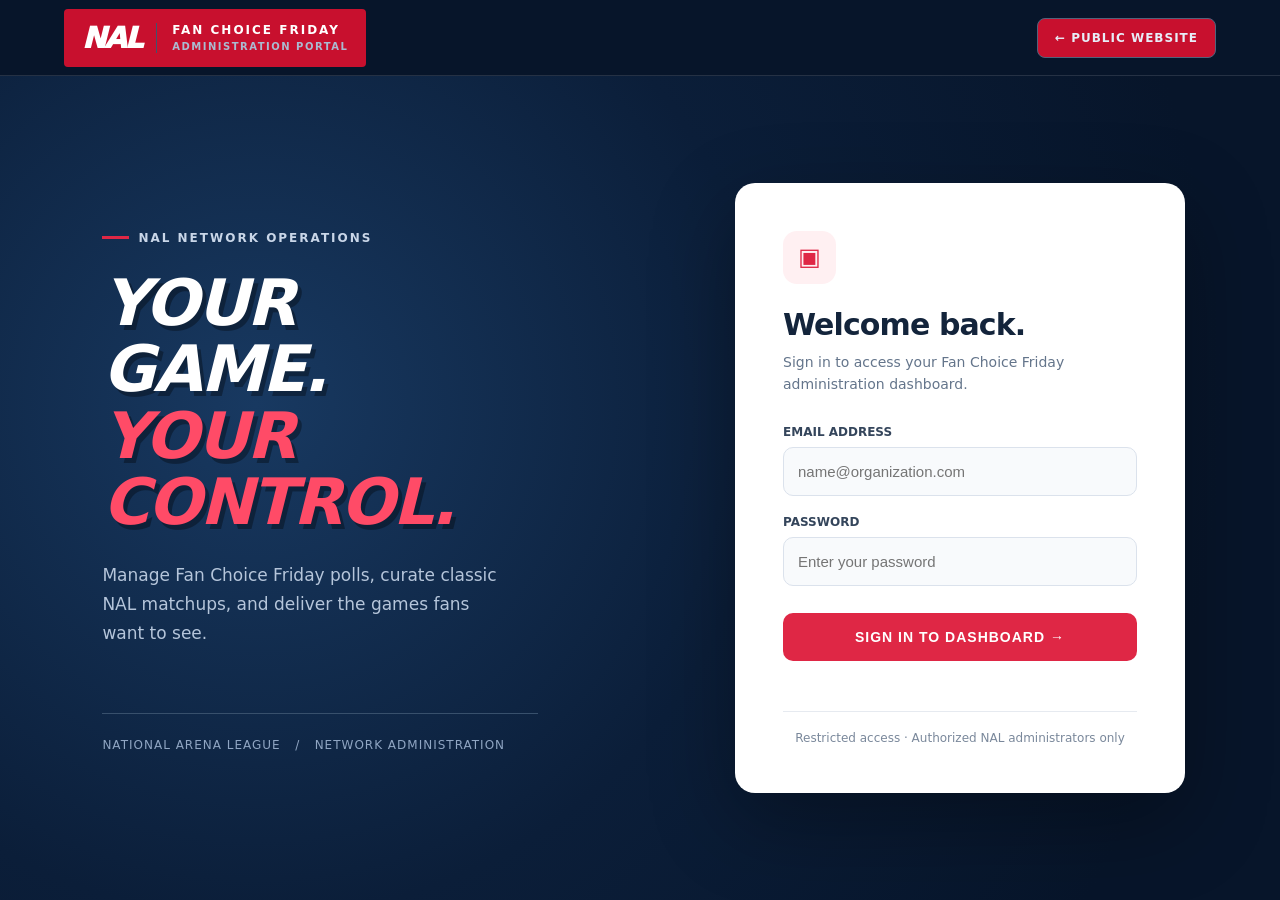
<file: admin.html>
<!doctype html>
<html lang="en">
<head>
<meta charset="utf-8"><meta name="viewport" content="width=device-width,initial-scale=1">
<title>NAL Network | Administration</title>
<link rel="stylesheet" href="style.css">
<style>
:root{--navy:#07152a;--navy2:#0d2445;--red:#df2745;--border:#dbe2ec;--ink:#13243b}
body{min-height:100vh;margin:0;background:#07152a;color:#fff;font-family:Inter,system-ui,-apple-system,BlinkMacSystemFont,"Segoe UI",sans-serif}
.admin-top{height:76px;padding:0 clamp(20px,5vw,84px);display:flex;align-items:center;justify-content:space-between;background:#07152a;border-bottom:1px solid rgba(255,255,255,.12)}
.admin-brand{text-decoration:none;color:#fff;display:flex;align-items:center;gap:15px}.admin-brand-mark{font-size:29px;font-weight:1000;font-style:italic;letter-spacing:-2px}.admin-brand-divider{height:30px;width:1px;background:#41526b}.admin-brand-name{font-size:12px;font-weight:800;letter-spacing:2px;line-height:1.5}.admin-brand-name span{display:block;color:#aabbd1;font-size:10px;font-weight:600;letter-spacing:1.5px}.public-link{font-size:12px;font-weight:800;letter-spacing:1px;color:#e7edf7;text-decoration:none;border:1px solid #52627b;border-radius:8px;padding:12px 17px}.public-link:hover{border-color:#fff}
.login-stage{min-height:calc(100vh - 76px);display:grid;grid-template-columns:1fr 1fr;background:radial-gradient(circle at 20% 40%,#183961 0,#0b1e39 45%,#07152a 85%)}
.login-intro{display:flex;align-items:center;justify-content:center;padding:60px 8vw}.intro-inner{max-width:500px}.intro-kicker{display:inline-flex;align-items:center;gap:9px;font-size:12px;font-weight:800;letter-spacing:2px;color:#c9d6e8}.intro-kicker:before{content:"";width:27px;height:3px;background:var(--red)}.intro-title{font-size:clamp(43px,5vw,78px);line-height:1.04;letter-spacing:-2px;margin:25px 0}.intro-title span{color:#ff4b67}.intro-desc{color:#b5c5da;font-size:17px;line-height:1.7;max-width:410px}.intro-foot{margin-top:65px;padding-top:24px;border-top:1px solid #38506c;color:#90a6c3;font-size:12px;letter-spacing:1px}
.login-side{display:flex;align-items:center;justify-content:center;padding:40px 5vw}.login-card{width:min(100%,450px);box-sizing:border-box;background:#fff;color:var(--ink);border-radius:20px;padding:clamp(27px,4vw,48px);box-shadow:0 28px 85px rgba(0,0,0,.32)}.login-icon{display:grid;place-items:center;width:53px;height:53px;border-radius:14px;background:#fff0f2;color:var(--red);font-size:24px}.login-card h2{font-size:30px;letter-spacing:-.9px;margin:23px 0 9px}.login-subtitle{color:#64758b;line-height:1.6;margin:0 0 30px;font-size:14px}.login-card label{display:block;font-size:12px;font-weight:800;color:#34455b;margin:19px 0 8px}.login-card input{box-sizing:border-box;display:block;width:100%;background:#f8fafc;border:1px solid var(--border);color:#172b45;border-radius:10px;padding:15px 14px;font-size:15px;outline:none}.login-card input:focus{border-color:#b32d47;box-shadow:0 0 0 3px #e8274720}.login-card button{width:100%;margin-top:27px;border:0;border-radius:10px;background:var(--red);color:#fff;font-size:14px;font-weight:850;letter-spacing:1px;padding:16px;cursor:pointer}.login-card button:hover{background:#bc1735}.login-error{min-height:18px;color:#bb1c3b;font-size:13px;line-height:1.5;margin-top:13px}.secure-note{border-top:1px solid #e6eaf0;margin-top:19px;padding-top:19px;font-size:12px;color:#7a889b;text-align:center}
#editor{max-width:1040px;margin:35px auto;padding:32px;background:#102747;border:1px solid #35516e;border-radius:18px}#editor[hidden],#login[hidden]{display:none!important}#editor input,#editor select{padding:11px;margin:7px;background:#fff;color:#14233a;border:1px solid #ccd5e2;border-radius:8px}#editor button{margin:7px;padding:12px 16px;border:0;border-radius:8px;background:#e22a49;color:white;cursor:pointer}#editor label{display:inline-block;margin:10px 12px 10px 0}#editor pre{white-space:pre-wrap}#editor h2{margin-top:28px}
@media(max-width:850px){.login-stage{grid-template-columns:1fr}.login-intro{padding:45px 24px 10px}.intro-title{font-size:43px;margin:16px 0}.intro-desc{font-size:14px}.intro-foot{display:none}.login-side{padding:20px 20px 55px}.admin-top{height:70px}.admin-brand-name{font-size:10px}.public-link{padding:10px;font-size:10px}}@media(max-width:420px){.admin-brand-divider,.admin-brand-name{display:none}.login-card{padding:26px}}
</style>
</head>
<body>
<header class="admin-top"><a class="admin-brand" href="/"><span class="admin-brand-mark">NAL</span><span class="admin-brand-divider"></span><span class="admin-brand-name">FAN CHOICE FRIDAY<span>ADMINISTRATION PORTAL</span></span></a><a class="public-link" href="/">← PUBLIC WEBSITE</a></header>
<main>
<section id="login" class="login-stage"><div class="login-intro"><div class="intro-inner"><div class="intro-kicker">NAL NETWORK OPERATIONS</div><h1 class="intro-title">YOUR GAME.<br><span>YOUR CONTROL.</span></h1><p class="intro-desc">Manage Fan Choice Friday polls, curate classic NAL matchups, and deliver the games fans want to see.</p><div class="intro-foot">NATIONAL ARENA LEAGUE &nbsp; / &nbsp; NETWORK ADMINISTRATION</div></div></div><div class="login-side"><div class="login-card"><div class="login-icon" aria-hidden="true">▣</div><h2>Welcome back.</h2><p class="login-subtitle">Sign in to access your Fan Choice Friday administration dashboard.</p><label for="email">EMAIL ADDRESS</label><input id="email" type="email" autocomplete="username" placeholder="name@organization.com"><label for="password">PASSWORD</label><input id="password" type="password" autocomplete="current-password" placeholder="Enter your password"><button id="signIn" type="button">SIGN IN TO DASHBOARD →</button><p id="loginMessage" class="login-error" role="alert"></p><div class="secure-note">Restricted access · Authorized NAL administrators only</div></div></div></section>
<section id="editor" hidden><button id="signOut" type="button">SIGN OUT</button><h1>POLL ADMINISTRATION</h1><p id="adminMessage"></p><div class="poll-tools"><button id="newPoll" type="button">CREATE NEW POLL</button><button id="archivePoll" type="button">ARCHIVE CURRENT POLL</button><button id="exportPoll" type="button">DOWNLOAD RESULTS</button><label for="pollHistory">Saved polls</label><select id="pollHistory"></select><button id="openPoll" type="button">OPEN SELECTED POLL</button></div><h2 id="pollHeading">Current Poll</h2><p id="pollNotice"></p><p>All scheduling times are Eastern Time.</p><input id="title" placeholder="Poll title" style="width:95%"><input id="questionInput" placeholder="Poll question" style="width:95%"><label>Opens <input id="opens" type="datetime-local"></label><label>Closes <input id="closes" type="datetime-local"></label><label>Status <select id="status"><option>draft</option><option>active</option><option>closed</option><option>published</option></select></label><h2>Game Choices</h2><p>Select approved games from the MNTR+ Monday.com Game Library.</p><button id="loadLibrary" type="button">LOAD APPROVED MONDAY GAMES</button><p id="libraryMessage"></p><div id="libraryGames"></div><h3>Selected games</h3><div id="gameFields"></div><button id="addGame" type="button">ADD GAME MANUALLY</button><button id="save" type="button">SAVE POLL</button><h2>Voting Results</h2><pre id="results"></pre></section>
</main>
<script src="config.js"></script><script src="admin.js?v=8"></script>
</body></html>
</file>
<file: style.css>
:root {
  font-family: system-ui, Arial, sans-serif;
  color: #fff;
  background: #071327;
}

* {
  box-sizing: border-box;
}

body {
  margin: 0;
  background: radial-gradient(ellipse at top, #193660, #071327 70%);
}

header {
  display: flex;
  justify-content: space-between;
  align-items: center;
  padding: 18px max(24px, 6vw);
  background: #071327cc;
  border-bottom: 1px solid #344c70;
}

header a {
  color: white;
  text-decoration: none;
  background: #c8102e;
  padding: 12px 18px;
  font-weight: 800;
  border-radius: 4px;
}

.brand {
  font-weight: 1000;
  font-style: italic;
  font-size: 34px;
  line-height: 1;
}

.brand small {
  display: block;
  font-style: normal;
  font-size: 8px;
  letter-spacing: 2px;
}

.hero {
  text-align: center;
  padding: 65px 18px 38px;
  background:
    linear-gradient(125deg, #06132a88, #172d55cc),
    repeating-linear-gradient(
      135deg,
      transparent 0 38px,
      #ffffff08 39px 40px
    );
}

.eyebrow {
  letter-spacing: 3px;
  color: #bfcde2;
  font-weight: 800;
  font-size: 12px;
}

h1 {
  font-size: clamp(21px, 7.4vw, 100px);
  font-style: italic;
  line-height: 0.95;
  margin: 20px auto;
  text-shadow: 4px 5px 0 #0005;
}

/* Keep FAN CHOICE FRIDAY on one line */
.hero h1 {
  white-space: nowrap;
}

h1 em {
  display: inline;
  color: #e21b3c;
}

h2 {
  font-size: clamp(19px, 3vw, 30px);
}

.hero p {
  color: #d3dcea;
}

.timer {
  background: #071327aa;
  border: 1px solid #395078;
  border-radius: 8px;
  max-width: 480px;
  margin: 26px auto 0;
  padding: 17px;
  font-weight: 800;
}

.content {
  max-width: 1100px;
  margin: auto;
  padding: 30px 22px 55px;
  text-align: center;
}

.options {
  display: grid;
  grid-template-columns: repeat(auto-fit, minmax(230px, 1fr));
  gap: 20px;
  margin: 30px 0;
}

.option {
  text-align: left;
  background: #0c1d38;
  border: 2px solid #385074;
  border-radius: 10px;
  overflow: hidden;
  transition: 0.15s;
}

.option:has(input:checked) {
  border-color: #f12547;
  box-shadow: 0 0 0 2px #f1254730;
}

.preview-frame {
  width: 100%;
  aspect-ratio: 16 / 9;
  background: linear-gradient(135deg, #17325a, #071327);
  overflow: hidden;
}

.preview-frame video,
.preview-frame img {
  display: block;
  width: 100%;
  height: 100%;
  object-fit: cover;
}

.preview-placeholder {
  height: 100%;
  display: flex;
  flex-direction: column;
  align-items: center;
  justify-content: center;
  gap: 10px;
  color: #c4d5ec;
}

.preview-placeholder span {
  font-weight: 1000;
  font-style: italic;
  font-size: 25px;
}

.preview-placeholder small {
  font-size: 12px;
}

.option .body {
  padding: 20px;
}

.option strong {
  display: block;
  font-size: 19px;
  text-transform: uppercase;
}

.option small {
  display: block;
  color: #c3cfe0;
  margin: 8px 0 18px;
}

.option label {
  display: block;
  padding: 12px;
  border: 1px solid #5b7297;
  border-radius: 4px;
  text-align: center;
  font-weight: 800;
  cursor: pointer;
}

.option input {
  accent-color: #e21b3c;
}

button {
  cursor: pointer;
  background: #d51035;
  border: 0;
  border-radius: 5px;
  color: white;
  font-weight: 900;
  padding: 17px 35px;
  font-size: 16px;
}

button:disabled {
  opacity: 0.5;
  cursor: not-allowed;
}

#message {
  min-height: 30px;
  color: #e3ebff;
}

.results-panel {
  margin: 32px auto 10px;
  padding: 26px;
  max-width: 760px;
  border: 1px solid #385074;
  border-radius: 12px;
  background: #0c1d38;
  text-align: left;
}

.results-panel[hidden] {
  display: none;
}

.results-panel h2 {
  text-align: center;
  font-size: 21px;
  margin: 0 0 26px;
}

.result {
  margin: 20px 0;
}

.result-line {
  display: flex;
  align-items: center;
  justify-content: space-between;
  gap: 14px;
  font-size: 15px;
  font-weight: 650;
}

.result-line strong {
  white-space: nowrap;
}

.result-track {
  height: 11px;
  border-radius: 20px;
  background: #334b6b;
  margin-top: 9px;
  overflow: hidden;
}

.result-fill {
  height: 100%;
  background: #d51035;
  border-radius: 20px;
}

.result-note {
  text-align: center;
  font-size: 12px;
  color: #b7c8dd;
  margin-top: 24px;
}

footer {
  background: linear-gradient(90deg, #8d0926, #0b2a58);
  padding: 23px;
  text-align: center;
  font-weight: 900;
}

.powered {
  display: flex;
  flex-direction: column;
  align-items: center;
  justify-content: center;
  gap: 8px;
  margin-top: 19px;
  padding-top: 15px;
  border-top: 1px solid #ffffff2a;
}

.powered span {
  font-size: 12px;
  font-weight: 600;
  letter-spacing: 1px;
}

.powered img {
  display: block;
  width: 150px;
  max-width: 45vw;
  height: auto;
  object-fit: contain;
}

@media (max-width: 600px) {
  header {
    padding: 14px;
  }

  header a {
    font-size: 11px;
  }

  .hero {
    padding-top: 45px;
  }

  .content {
    padding: 20px 14px;
  }

  .results-panel {
    padding: 17px;
  }

  .result-line {
    font-size: 13px;
  }
}
</file>
